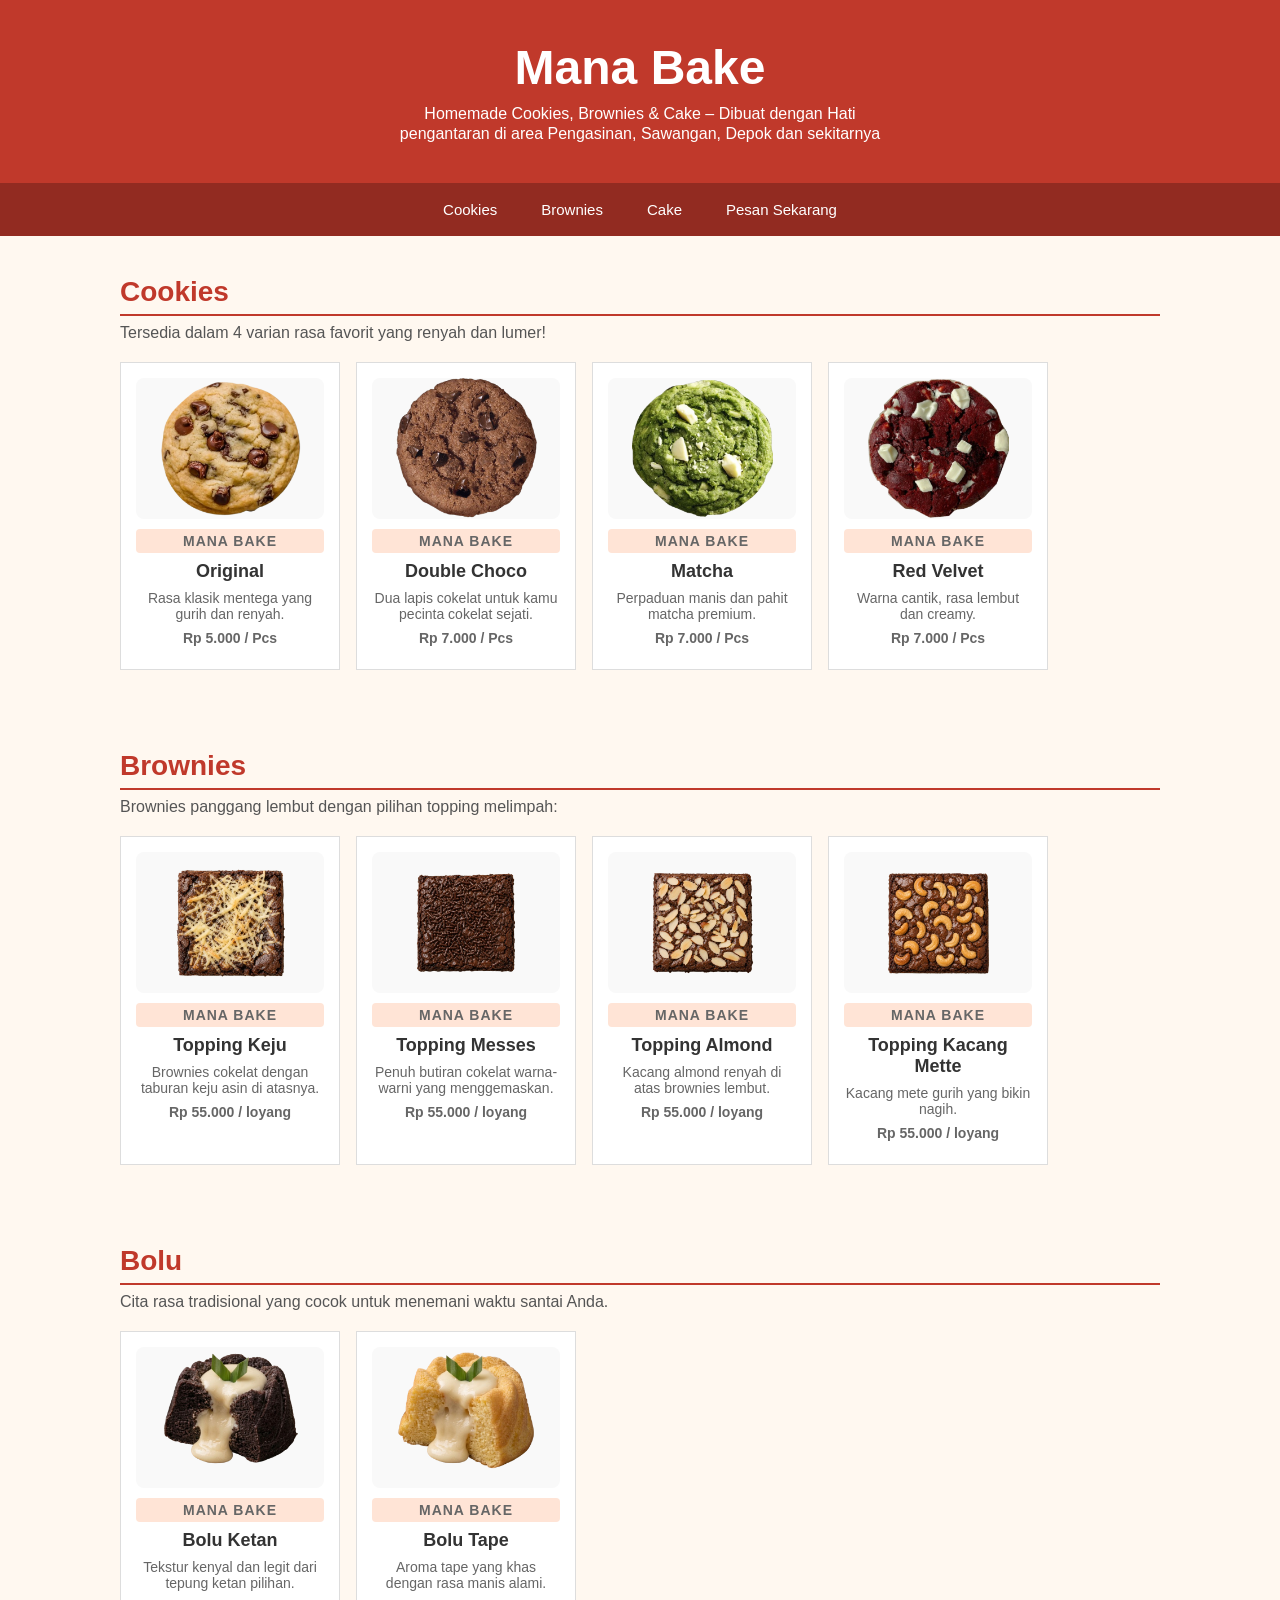
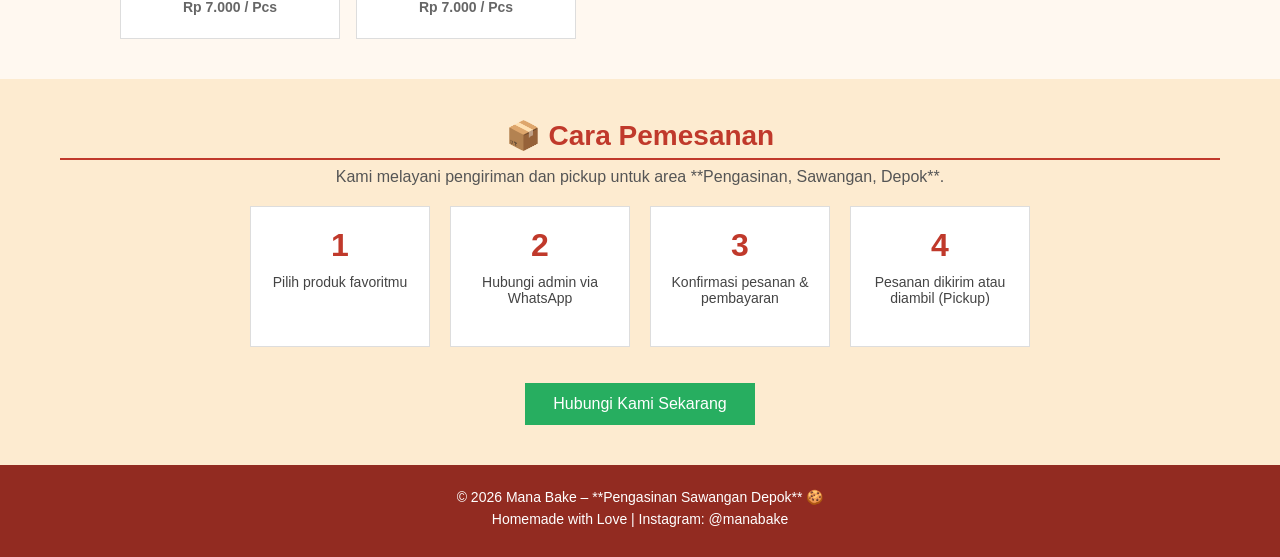
<file: index.html>
<!DOCTYPE html>
<html lang="id">
<head>
  <meta charset="UTF-8" />
  <meta name="viewport" content="width=device-width, initial-scale=1.0"/>
  
  <title>Mana Bake | Homemade Cookies & Brownies di Sawangan Depok</title>
  <meta name="description" content="Nikmati kelezatan cookies, brownies, dan bolu homemade dari Mana Bake. Dibuat fresh setiap hari, siap antar untuk area Pengasinan, Sawangan, dan sekitarnya.">
  
  <link rel="stylesheet" href="style.css" />
</head>
<body>

  <div class="header">
    <h1>Mana Bake</h1>
    <p>Homemade Cookies, Brownies & Cake – Dibuat dengan Hati</p>

    <p style="margin-top: 2px;">pengantaran di area Pengasinan, Sawangan, Depok dan sekitarnya</p>
  </div>

  <div class="navbar">
    <a href="#cookies">Cookies</a>
    <a href="#brownies">Brownies</a>
    <a href="#bolu">Cake</a>
    <a href="#pesan">Pesan Sekarang</a>
  </div>

  <div class="section" id="cookies">
    <h2>Cookies</h2>
    <p>Tersedia dalam 4 varian rasa favorit yang renyah dan lumer!</p>
    <div class="card-row">
      <div class="card">
        <img src="assets/cookies/ori.png" alt="Mana Bake Original Cookies" class="card-img">
        <p class="katalog">Mana Bake</p>
        <h3>Original</h3>
        <p>Rasa klasik mentega yang gurih dan renyah.</p>
        <p class="harga">Rp 5.000 / Pcs</p>
      </div>
      <div class="card">
        <img src="assets/cookies/choco.png" alt="Mana Bake Double Choco Cookies" class="card-img">
        <p class="katalog">Mana Bake</p>
        <h3>Double Choco</h3>
        <p>Dua lapis cokelat untuk kamu pecinta cokelat sejati.</p>
        <p class="harga">Rp 7.000 / Pcs</p>
      </div>
      <div class="card">
        <img src="assets/cookies/matcha.png" alt="Mana Bake Matcha Cookies" class="card-img">
        <p class="katalog">Mana Bake</p>
        <h3>Matcha</h3>
        <p>Perpaduan manis dan pahit matcha premium.</p>
        <p class="harga">Rp 7.000 / Pcs</p>
      </div>
      <div class="card">
        <img src="assets/cookies/red.png" alt="Mana Bake Red Velvet Cookies" class="card-img">
        <p class="katalog">Mana Bake</p>
        <h3>Red Velvet</h3>
        <p>Warna cantik, rasa lembut dan creamy.</p>
        <p class="harga">Rp 7.000 / Pcs</p>
      </div>
    </div>
  </div>

  <div class="section" id="brownies">
    <h2>Brownies</h2>
    <p>Brownies panggang lembut dengan pilihan topping melimpah:</p>
    <div class="card-row">
      <div class="card">
        <img src="assets/brownies/keju.png" alt="Brownies Topping Keju" class="card-img">
        <p class="katalog">Mana Bake</p>
        <h3>Topping Keju</h3>
        <p>Brownies cokelat dengan taburan keju asin di atasnya.</p>
        <p class="harga">Rp 55.000 / loyang</p>
      </div>
      <div class="card">
        <img src="assets/brownies/messes.png" alt="Brownies Topping Messes" class="card-img">
        <p class="katalog">Mana Bake</p>
        <h3>Topping Messes</h3>
        <p>Penuh butiran cokelat warna-warni yang menggemaskan.</p>
        <p class="harga">Rp 55.000 / loyang</p>
      </div>
      <div class="card">
        <img src="assets/brownies/almond.png" alt="Brownies Topping Almond" class="card-img">
        <p class="katalog">Mana Bake</p>
        <h3>Topping Almond</h3>
        <p>Kacang almond renyah di atas brownies lembut.</p>
        <p class="harga">Rp 55.000 / loyang</p>
      </div>
      <div class="card">
        <img src="assets/brownies/mette.png" alt="Brownies Topping Kacang Mette" class="card-img">
        <p class="katalog">Mana Bake</p>
        <h3>Topping Kacang Mette</h3>
        <p>Kacang mete gurih yang bikin nagih.</p>
        <p class="harga">Rp 55.000 / loyang</p>
      </div>
    </div>
  </div>

  <div class="section" id="bolu">
    <h2>Bolu</h2>
    <p>Cita rasa tradisional yang cocok untuk menemani waktu santai Anda.</p>
    <div class="card-row">
      <div class="card">
        <img src="assets/cake/bolu_ketan.png" alt="Bolu Ketan Legit" class="card-img">
        <p class="katalog">Mana Bake</p>
        <h3>Bolu Ketan</h3>
        <p>Tekstur kenyal dan legit dari tepung ketan pilihan.</p>
        <p class="harga">Rp 7.000 / Pcs</p>
      </div>
      <div class="card">
        <img src="assets/cake/bolu_tape.png" alt="Bolu Tape Lembut" class="card-img">
        <p class="katalog">Mana Bake</p>
        <h3>Bolu Tape</h3>
        <p>Aroma tape yang khas dengan rasa manis alami.</p>
        <p class="harga">Rp 7.000 / Pcs</p>
      </div>
    </div>
  </div>

  <div class="section pesan-section" id="pesan">
    <h2>📦 Cara Pemesanan</h2>
    <p>Kami melayani pengiriman dan pickup untuk area **Pengasinan, Sawangan, Depok**.</p>
    <div class="cara-pesan">
      <div class="langkah">
        <span class="nomor">1</span>
        <p>Pilih produk favoritmu</p>
      </div>
      <div class="langkah">
        <span class="nomor">2</span>
        <p>Hubungi admin via WhatsApp</p>
      </div>
      <div class="langkah">
        <span class="nomor">3</span>
        <p>Konfirmasi pesanan & pembayaran</p>
      </div>
      <div class="langkah">
        <span class="nomor">4</span>
        <p>Pesanan dikirim atau diambil (Pickup)</p>
      </div>
    </div>
    <a href="https://wa.me/6281234567890" class="tombol-wa">Hubungi Kami Sekarang</a>
  </div>

  <div class="footer">
    <p>© 2024 Mana Bake – **Pengasinan Sawangan Depok** 🍪</p>
    <p>Homemade with Love | Instagram: @manabake</p>
  </div>

  <script src="script.js"></script>
</body>
</html>
</file>
<file: style.css>
/* style.css - Mana Bake Landing Page */

/* Reset sederhana */
* {
  margin: 0;
  padding: 0;
  box-sizing: border-box;
}

body {
  font-family: Arial, sans-serif;
  background-color: #fff8f0;
  color: #333333;
}

/* ===== HEADER ===== */
.header {
  background-color: #c0392b;
  color: white;
  text-align: center;
  padding: 40px 20px;
}

.header h1 {
  font-size: 48px;
  margin-bottom: 10px;
}

.header p {
  font-size: 16px;
}

/* ===== NAVBAR ===== */
.navbar {
  background-color: #922b21;
  display: flex;
  justify-content: center;
  padding: 12px;
  gap: 20px;
}

.navbar a {
  color: white;
  text-decoration: none;
  font-size: 15px;
  padding: 6px 12px;
}

.navbar a:hover {
  background-color: #c0392b;
}

/* ===== SECTION ===== */
.section {
  padding: 40px 30px;
  max-width: 1100px;
  margin: 0 auto;
}

.section h2 {
  font-size: 28px;
  margin-bottom: 8px;
  color: #c0392b;
  border-bottom: 2px solid #c0392b;
  padding-bottom: 6px;
}

.section p {
  margin-bottom: 20px;
  color: #555;
}

/* ===== CARD ROW ===== */
.card-row {
  display: flex;
  flex-wrap: wrap;
  gap: 16px;
}

/* ===== CARD ===== */
.card {
  background-color: white;
  border: 1px solid #ddd;
  padding: 15px;
  width: 220px;
  text-align: center;
  transition: transform 0.3s ease, box-shadow 0.3s ease;
  display: flex;
  flex-direction: column;
}

.card:hover {
  transform: translateY(-5px);
  box-shadow: 0 4px 12px rgba(0,0,0,0.1);
}

.card-img {
  width: 100%;
  aspect-ratio: 4 / 3;
  object-fit: contain;
  background-color: #f9f9f9;
  margin-bottom: 10px;
  border-radius: 8px;
  flex-shrink: 0;
}

.katalog {
  font-size: 12px;
  color: #c0392b;
  font-weight: bold;
  text-transform: uppercase;
  letter-spacing: 1px;
  margin-bottom: 8px !important;
  background-color: #ffe4d6;
  padding: 4px 8px;
  border-radius: 4px;
  display: inline-block;
}

.card h3 {
  font-size: 18px;
  margin-bottom: 8px;
  color: #333;
}

.card p {
  font-size: 14px;
  color: #666;
  margin-bottom: 8px;
}

.harga {
  font-weight: bold;
  color: #c0392b;
  font-size: 15px;
}

/* ===== SECTION PESAN ===== */
.pesan-section {
  background-color: #fdebd0;
  max-width: 100%;
  padding: 40px 60px;
  text-align: center;
}

.cara-pesan {
  display: flex;
  justify-content: center;
  flex-wrap: wrap;
  gap: 20px;
  margin: 20px 0;
}

.langkah {
  background-color: white;
  border: 1px solid #ddd;
  padding: 20px;
  width: 180px;
  text-align: center;
}

.nomor {
  display: block;
  font-size: 32px;
  font-weight: bold;
  color: #c0392b;
  margin-bottom: 10px;
}

.langkah p {
  font-size: 14px;
  color: #444;
}

/* ===== TOMBOL WA ===== */
.tombol-wa {
  display: inline-block;
  background-color: #27ae60;
  color: white;
  padding: 12px 28px;
  text-decoration: none;
  font-size: 16px;
  margin-top: 16px;
}

.tombol-wa:hover {
  background-color: #1e8449;
}

/* ===== FOOTER ===== */
.footer {
  background-color: #922b21;
  color: white;
  text-align: center;
  padding: 24px;
}

.footer p {
  margin-bottom: 6px;
  font-size: 14px;
}

/* ===== RESPONSIVE ===== */
/* Tablet */
@media (max-width: 768px) {
  .section {
    padding: 30px 20px;
  }

  .card-row {
    gap: 12px;
  }

  .card {
    width: calc(50% - 6px);
    padding: 12px;
  }

  .card-img {
    aspect-ratio: 4 / 3;
  }

  .card h3 {
    font-size: 16px;
  }

  .card p {
    font-size: 13px;
  }

  .pesan-section {
    padding: 30px 20px;
  }
}

/* Mobile */
@media (max-width: 600px) {
  .navbar {
    flex-direction: column;
    align-items: center;
    padding: 8px;
    gap: 8px;
  }

  .navbar a {
    width: 100%;
    padding: 8px 12px;
    font-size: 14px;
  }

  .section {
    padding: 20px 15px;
    max-width: 100%;
  }

  .section h2 {
    font-size: 22px;
  }

  .card-row {
    gap: 10px;
  }

  .card {
    width: 100%;
    padding: 12px;
  }

  .card-img {
    margin-bottom: 8px;
    aspect-ratio: 4 / 3;
  }

  .card h3 {
    font-size: 15px;
    margin-bottom: 6px;
  }

  .card p {
    font-size: 12px;
    margin-bottom: 6px;
  }

  .harga {
    font-size: 13px;
  }

  .katalog {
    font-size: 11px;
    padding: 3px 6px;
  }

  .langkah {
    width: 100%;
    padding: 15px;
  }

  .nomor {
    font-size: 28px;
  }

  .langkah p {
    font-size: 13px;
  }

  .header h1 {
    font-size: 32px;
  }

  .header p {
    font-size: 14px;
  }

  .pesan-section {
    padding: 20px 15px;
  }

  .tombol-wa {
    padding: 10px 20px;
    font-size: 14px;
  }
}
</file>
